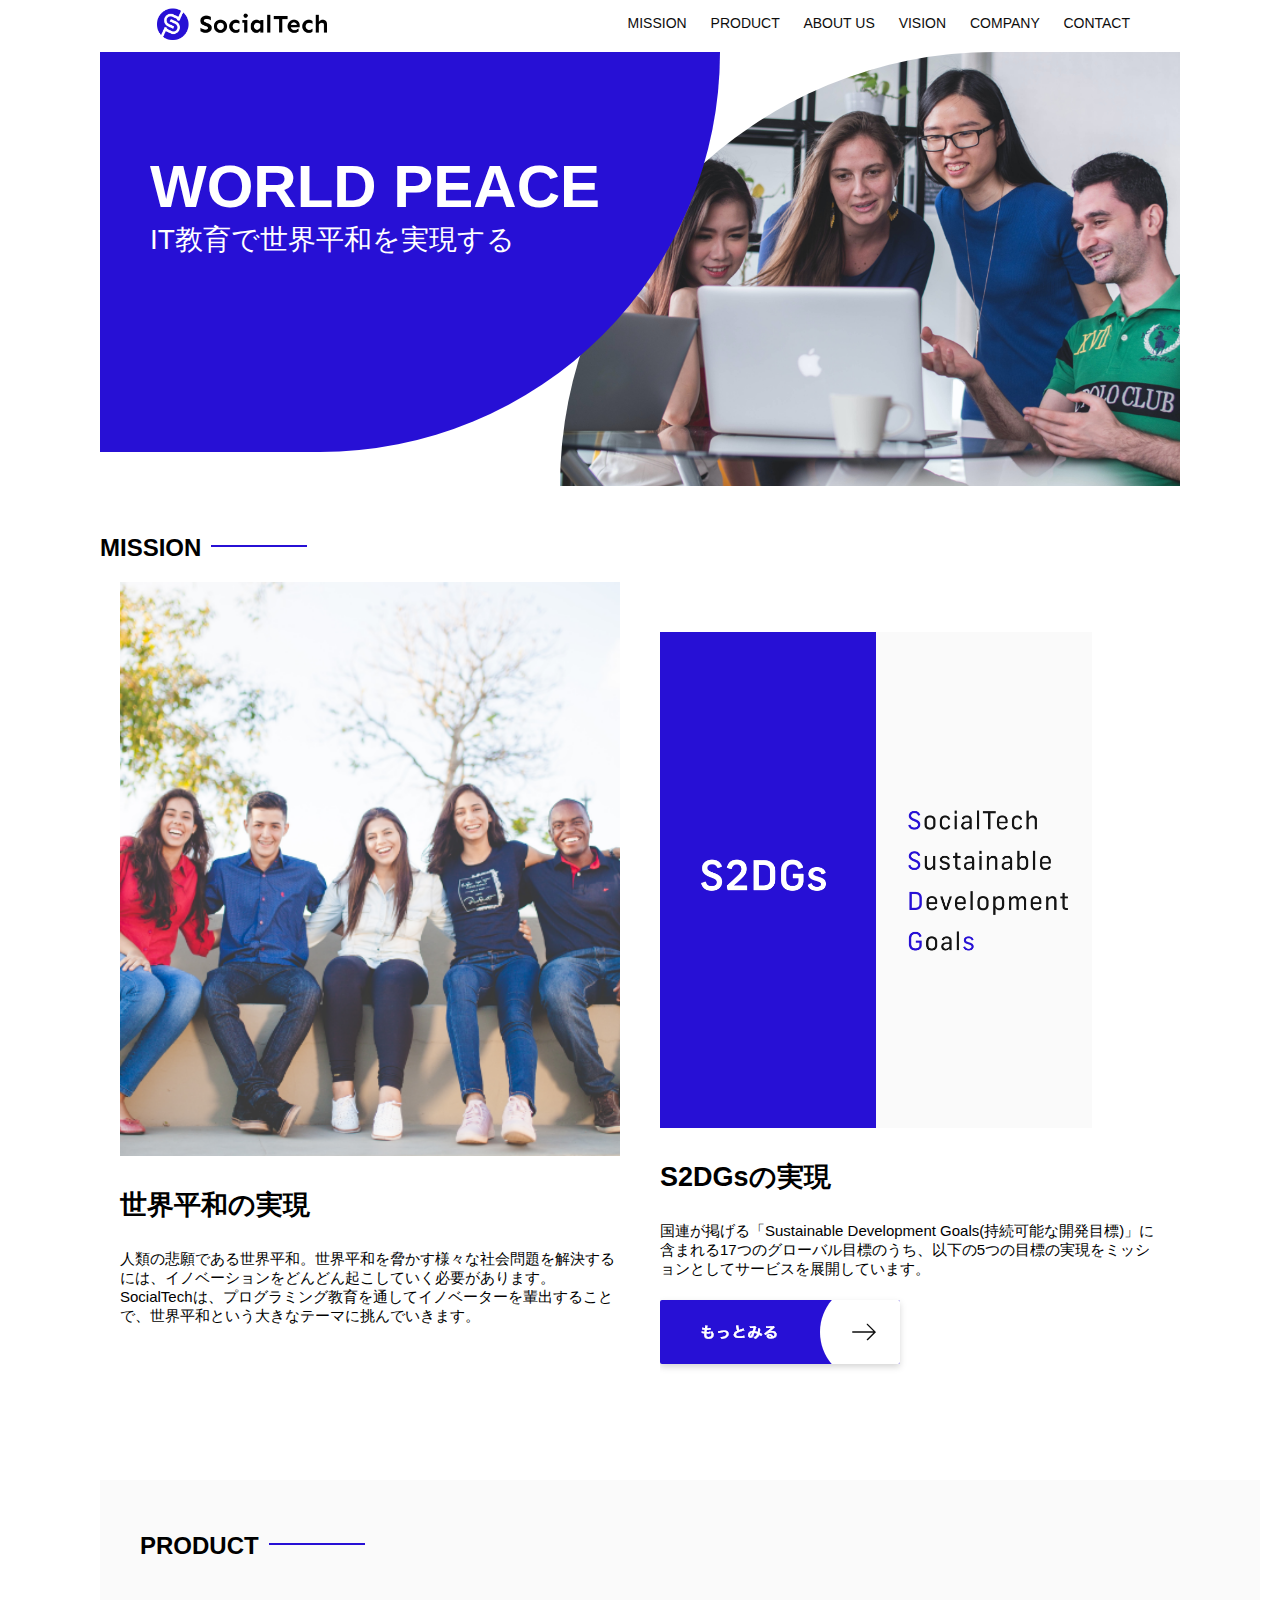
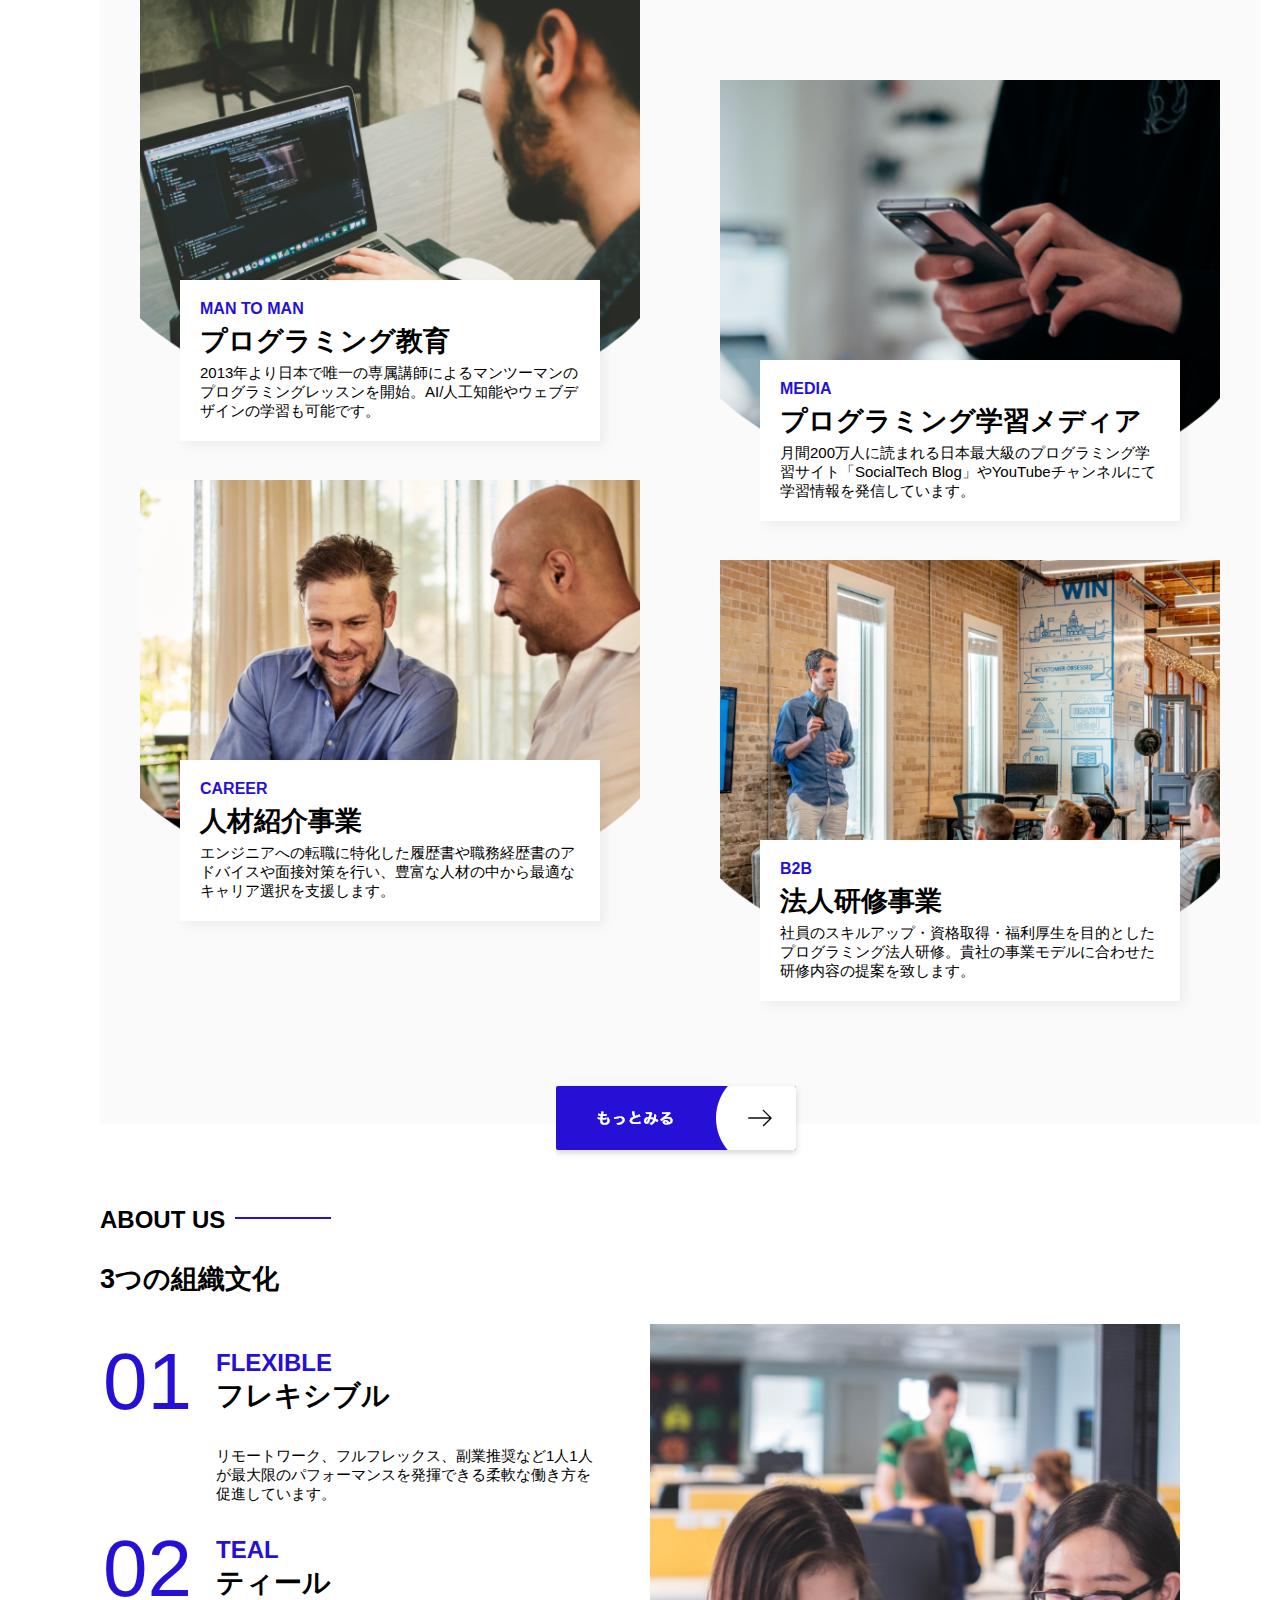
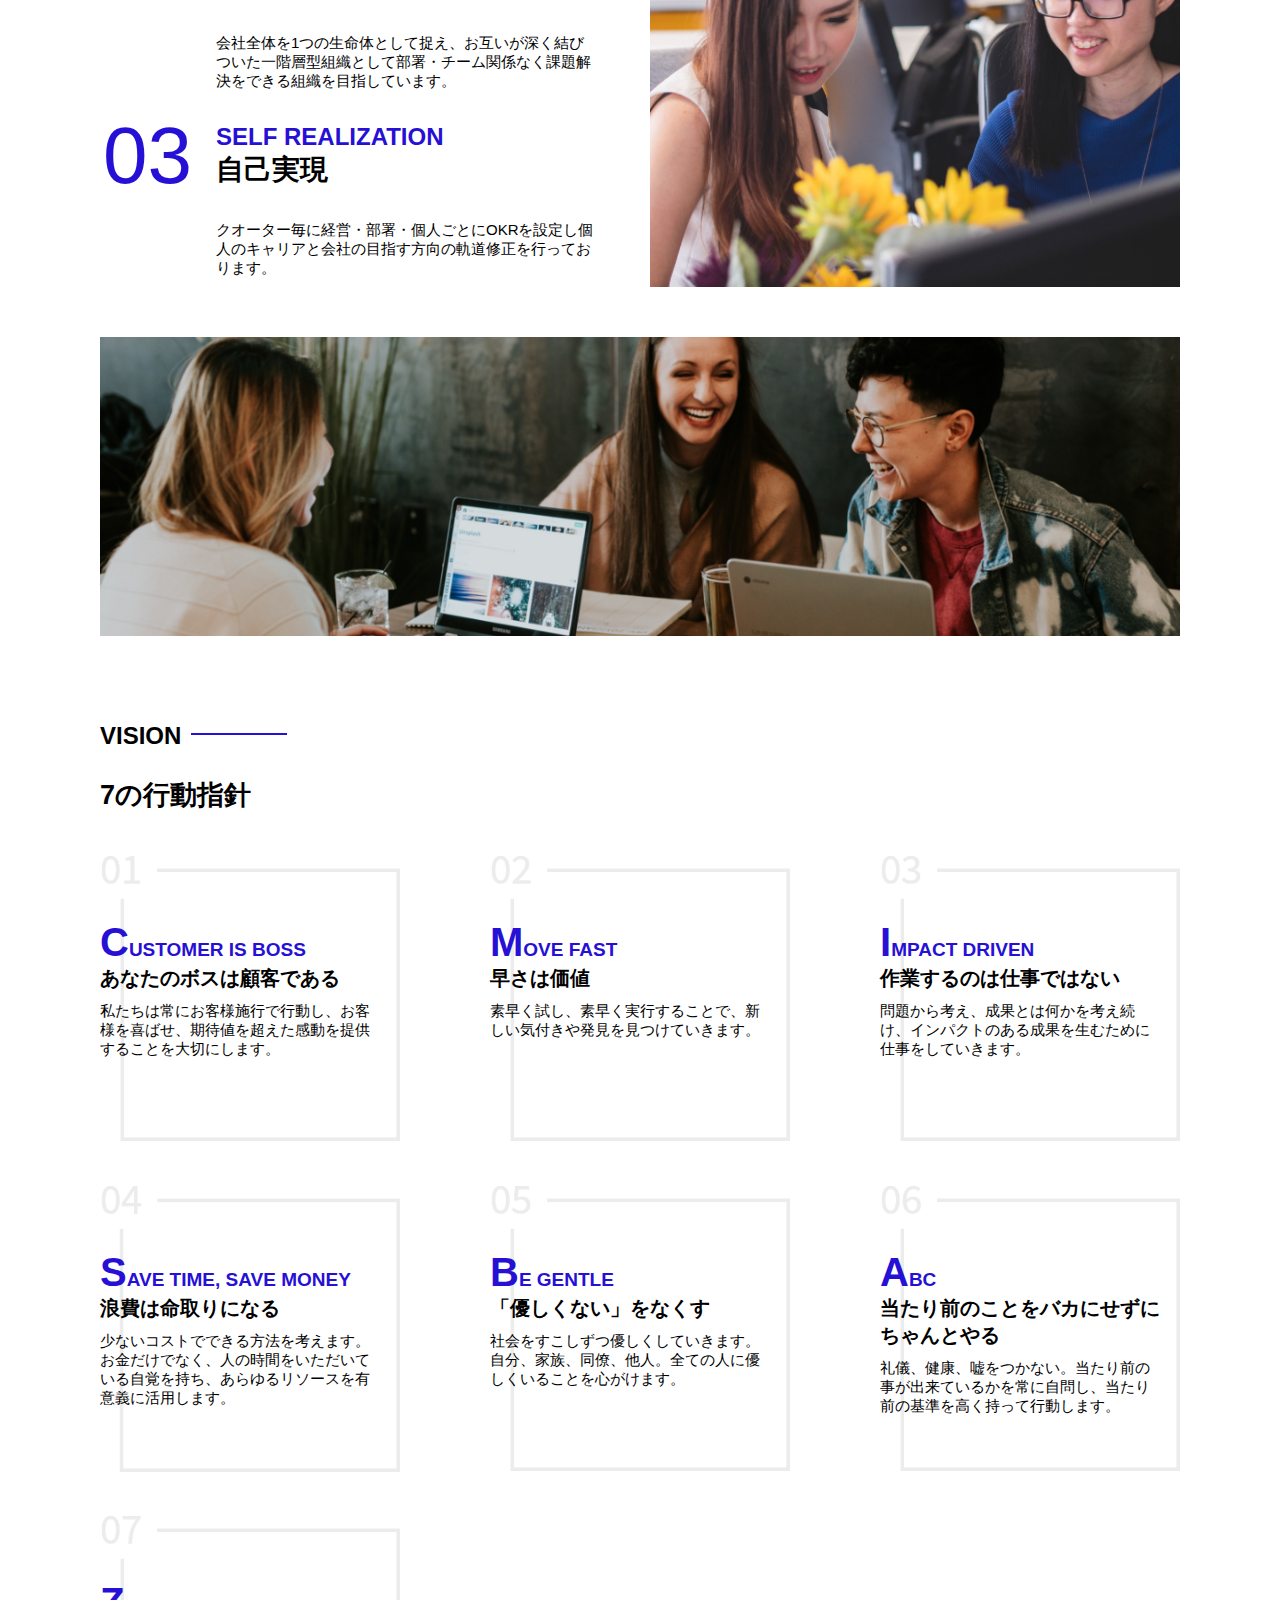
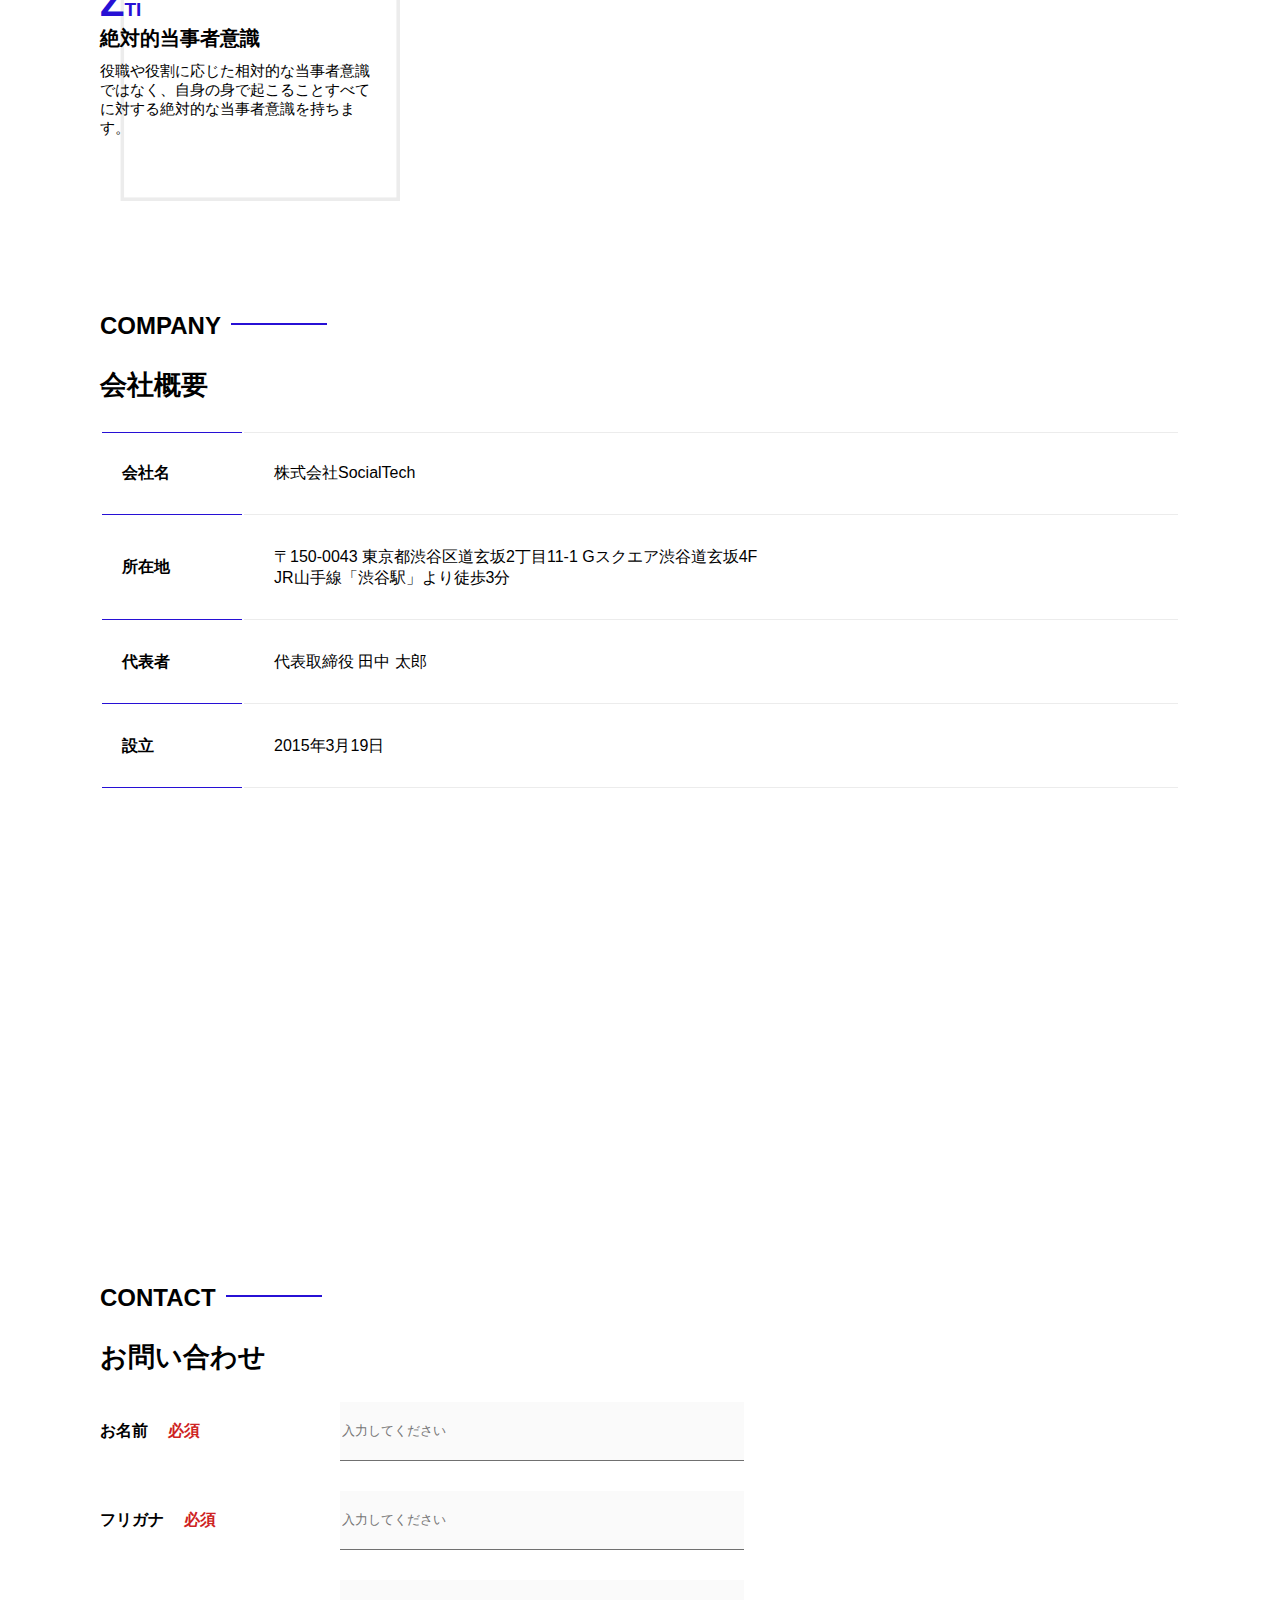
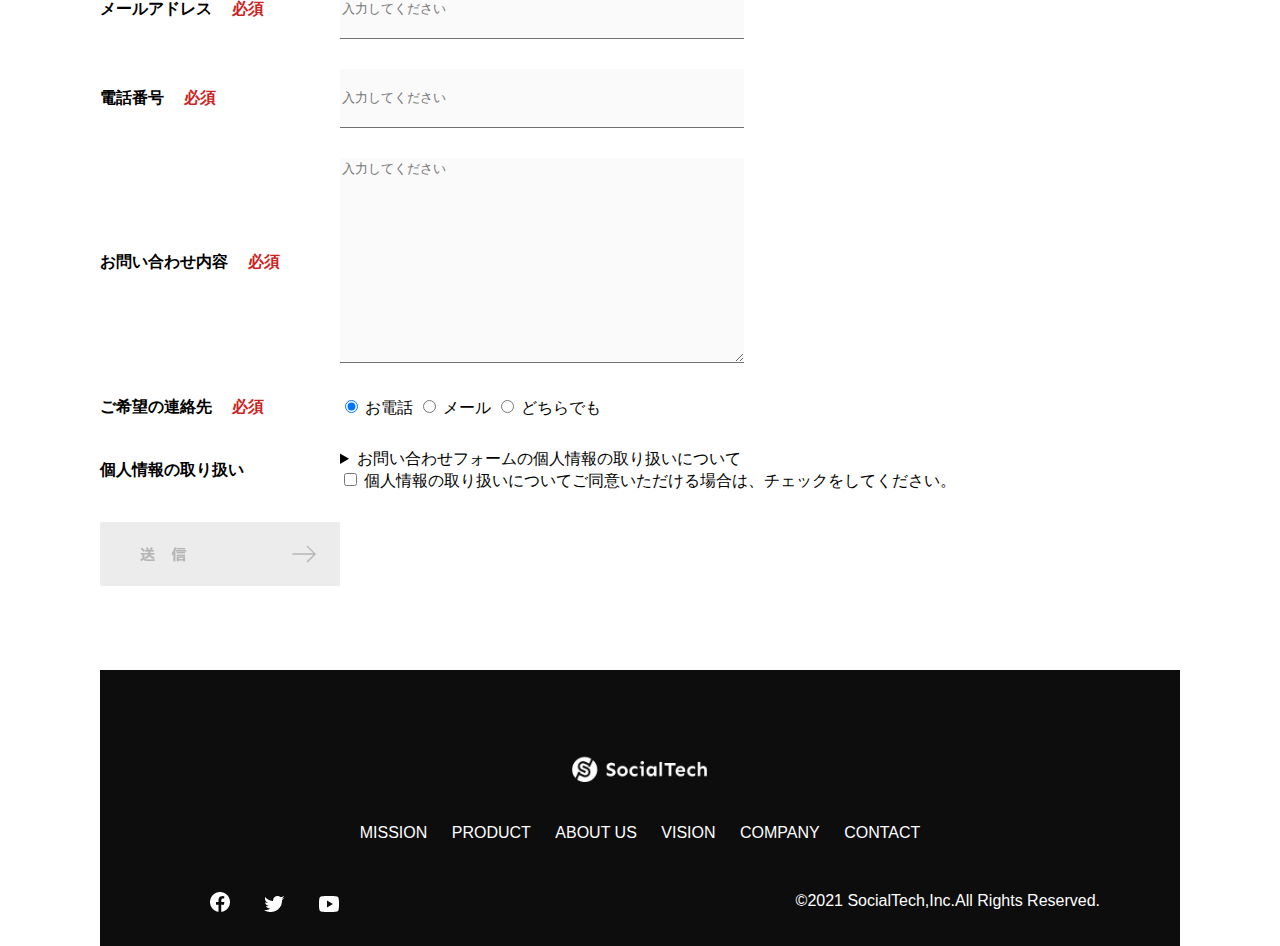
<file: index.html>
<!DOCTYPE html>
<html>
<head>
  <title>SocialTech</title>
  <meta charset="utf-8">
  <meta name="description" content="SocialTechはEdTech業界のリーディングカンパニーを目指します。">
  <meta name="viewport" content="width=device-width, initial-scale=1.0">
  <link rel="stylesheet" href="style.css">
</head>
<body>
  <!-- ヘッダー -->
  <header>
    <a href="index.html" id="logo"><img src="images/logo.png" alt="トップページへ戻る"></a>
    <nav id="nav-pc">
      <a href="mission.html" >MISSION</a>
      <a href="product.html" >PRODUCT</a>
      <a href="index.html#aboutus" >ABOUT US</a>
      <a href="index.html#vision" >VISION</a>
      <a href="index.html#company" >COMPANY</a>
      <a href="index.html#contact" >CONTACT</a>
    </nav>
    <!-- スマートフォン用メニュー -->
    <img id="menu-sp" src="images/button-menu.png" alt="ナビゲーションを開く" onclick="document.getElementById('nav-sp').style.display = 'block'">
    <nav id="nav-sp">
      <img id="close" src="images/button-close.png" alt="ナビゲーションを閉じる" onclick="document.getElementById('nav-sp').style.display = 'none'">
      <a id="logo-sp" href="index.html" onclick="document.getElementById('nav-sp').style.display = 'none'">
        <img src="images/logo-sp.png" alt="トップページに戻る">
      </a>
      <a class="menu" href="mission.html" onclick="document.getElementById('nav-sp').style.display = 'none'">MISSION</a>
      <a class="menu" href="product.html" onclick="document.getElementById('nav-sp').style.display = 'none'">PRODUCT</a>
      <a class="menu" href="index.html#aboutus" onclick="document.getElementById('nav-sp').style.display = 'none'">ABOUT US</a>
      <a class="menu" href="index.html#vision" onclick="document.getElementById('nav-sp').style.display = 'none'">VISION</a>
      <a class="menu" href="index.html#company" onclick="document.getElementById('nav-sp').style.display = 'none'">COMPANY</a>
      <a class="menu" href="index.html#contact" onclick="document.getElementById('nav-sp').style.display = 'none'">CONTACT</a>
      <div id="sns">
        <a href="https://www.facebook.com/sejuku2013"><img src="images/button-facebook.png" alt="Facebookのリンク"></a>
        <a href="https://twitter.com/samuraijuku"><img src="images/button-twitter.png" alt="Twitterのリンク"></a>
        <a href="https://www.youtube.com/channel/UCCFOQO5aDK0xXam4cUQXT8g"><img src="images/button-youtube.png" alt="YouTubeのリンク"></a>
      </div>
    </nav>
  </header>
  <!-- メインコンテンツ -->
  <main>
    <!-- 記事 -->
    <article>
      <section id="main-visual">
        <div id="main-message">
          <h1>WORLD PEACE</h1>
          <p>IT教育で世界平和を実現する</p>
        </div>
          <img src="images/index/index-main.png" alt="PCの周りに集まる多国籍の仲間たち">
      </section>
      <!-- ミッション -->
      <section id="mission">
        <h2 class="index-h2">MISSION</h2>
        <div id="mission-flex">
          <div>
            <img id="mission-photo" src="images/index/index-mission.png" alt="屋外のベンチで写真を撮影する多国籍の仲間たち">
            <h3>世界平和の実現</h3>
            <p>
              人類の悲願である世界平和。世界平和を脅かす様々な社会問題を解決するには、イノベーションをどんどん起こしていく必要があります。SocialTechは、プログラミング教育を通してイノベーターを輩出することで、世界平和という大きなテーマに挑んでいきます。
            </p>
          </div>
          <div>
            <img id="s2dgs" src="images/index/s2dgs.png" alt="S2DGs">
            <h3>S2DGsの実現</h3>
            <p>国連が掲げる「Sustainable Development Goals(持続可能な開発目標)」に含まれる17つのグローバル目標のうち、以下の5つの目標の実現をミッションとしてサービスを展開しています。</p>
            <a href="mission.html">
              <img src="images/button-more.png" alt="もっとみる">
            </a>
          </div>
        </div>
      </section>
      <!-- プロダクト -->
      <section id="product">
        <h2 class="index-h2">PRODUCT</h2>
          <div>
            <div id="product-left">
              <div>
                <img class="product-photo" src="images/index/index-mantoman.png" alt="PCでコードを書く男性">
                <div class="product-explain">
                  <span>MAN TO MAN</span>
                  <h3>プログラミング教育</h3>
                  <p>2013年より日本で唯一の専属講師によるマンツーマンのプログラミングレッスンを開始。AI/人工知能やウェブデザインの学習も可能です。</p>
                </div>
              </div>
              <div>
                <img class="product-photo" src="images/index/index-career.png" alt="笑顔で話し合う2人の男性">
                <div class="product-explain">
                  <span>CAREER</span>
                  <h3>人材紹介事業</h3>
                  <p>エンジニアへの転職に特化した履歴書や職務経歴書のアドバイスや面接対策を行い、豊富な人材の中から最適なキャリア選択を支援します。</p>
                </div>
              </div>
            </div>
            <div id="product-right">
              <div>
                <img class="product-photo" src="images/index/index-media.png" alt="スマートフォンを操作する人たち">
                <div class="product-explain">
                  <span>MEDIA</span>
                  <h3>プログラミング学習メディア</h3>
                  <p>月間200万人に読まれる日本最大級のプログラミング学習サイト「SocialTech Blog」やYouTubeチャンネルにて学習情報を発信しています。</p>
                </div>
              </div>
              <div>
                <img class="product-photo" src="images/index/index-b2b.png" alt="講演中の男性とそれを聞く人々">
                <div class="product-explain">
                  <span>B2B</span>
                  <h3>法人研修事業</h3>
                  <p>社員のスキルアップ・資格取得・福利厚生を目的としたプログラミング法人研修。貴社の事業モデルに合わせた研修内容の提案を致します。</p>
                </div>
              </div>
            </div>
          </div>
        <div>
          <a id="product-more" href="product.html">
            <img src="images/button-more.png" alt="もっとみる">
          </a>
        </div>
      </section>
      <!-- アバウト -->
      <section id="aboutus">
        <h2 class="index-h2">ABOUT US</h2>
        <h3>3つの組織文化</h3>
        <div>
          <table class="culture-table">
            <tr>
              <td>
                <span class="culture-num">01</span>
              </td>
              <td>
                <span class="culture-en">FLEXIBLE</span>
                <span class="culture-jp">フレキシブル</span>
              </td>
            </tr>
            <tr>
              <td>
                <!-- empty -->
              </td>
              <td>
                <p class="culture-description">リモートワーク、フルフレックス、副業推奨など1人1人が最大限のパフォーマンスを発揮できる柔軟な働き方を促進しています。</p>
              </td>
            </tr>
            <tr>
              <td>
                <span class="culture-num">02</span>
              </td>
              <td>
                <span class="culture-en">TEAL</span>
                <span class="culture-jp">ティール</span>
              </td>
            </tr>
            <tr>
              <td>
                <!-- empty -->
              </td>
              <td>
                <p class="culture-description">会社全体を1つの生命体として捉え、お互いが深く結びついた一階層型組織として部署・チーム関係なく課題解決をできる組織を目指しています。</p>
              </td>
            </tr>
            <tr>
              <td>
                <span class="culture-num">03</span>
              </td>
              <td>
                <span class="culture-en">SELF REALIZATION</span>
                <span class="culture-jp">自己実現</span>
              </td>
            </tr>
            <tr>
              <td>
                <!-- empty -->
              </td>
              <td>
                <p class="culture-description">クオーター毎に経営・部署・個人ごとにOKRを設定し個人のキャリアと会社の目指す方向の軌道修正を行っております。</p>
              </td>
            </tr>
          </table>
          <img class="culture-img" src="images/index/index-aboutus1.png" alt="笑顔で話し合う2人の女性">
        </div>
        <img class="culture-img2" src="images/index/index-aboutus2.png" alt="笑顔で話し合う3人の男女">
      </section>
      <!-- ビジョン -->
      <section id="vision">
        <h2>VISION</h2>
        <h3>7の行動指針</h3>
        <div>
          <div class="vision-box">
            <img src="images/index/vision-01.png" alt="01">
            <span>
              <h4>CUSTOMER IS BOSS</h4>
              <h5> あなたのボスは顧客である</h5>
              <p>私たちは常にお客様施行で行動し、お客様を喜ばせ、期待値を超えた感動を提供することを大切にします。</p>
            </span>
          </div>
          <div class="vision-box">
            <img src="images/index/vision-02.png" alt="02">
            <span>
              <h4>MOVE FAST</h4>
              <h5>早さは価値</h5>
              <p>素早く試し、素早く実行することで、新しい気付きや発見を見つけていきます。</p>
            </span>
          </div>
          <div class="vision-box">
            <img src="images/index/vision-03.png" alt="03">
            <span>
              <h4>IMPACT DRIVEN</h4>
              <h5>作業するのは仕事ではない</h5>
              <p>問題から考え、成果とは何かを考え続け、インパクトのある成果を生むために仕事をしていきます。</p>
            </span>
          </div>
          <div class="vision-box">
            <img src="images/index/vision-04.png" alt="04">
            <span>
              <h4>SAVE TIME, SAVE MONEY</h4>
              <h5>浪費は命取りになる</h5>
              <p>少ないコストでできる方法を考えます。お金だけでなく、人の時間をいただいている自覚を持ち、あらゆるリソースを有意義に活用します。</p>
            </span>
          </div>
          <div class="vision-box">
            <img src="images/index/vision-05.png" alt="05">
            <span>
              <h4>BE GENTLE</h4>
              <h5>「優しくない」をなくす</h5>
              <p>社会をすこしずつ優しくしていきます。自分、家族、同僚、他人。全ての人に優しくいることを心がけます。</p>
            </span>
          </div>
          <div class="vision-box">
            <img src="images/index/vision-06.png" alt="06">
            <span>
              <h4>ABC</h4>
              <h5>当たり前のことをバカにせずにちゃんとやる</h5>
              <p>礼儀、健康、嘘をつかない。当たり前の事が出来ているかを常に自問し、当たり前の基準を高く持って行動します。</p>
            </span>
          </div>
          <div class="vision-box">
            <img src="images/index/vision-07.png" alt="07">
            <span>
              <h4>ZTI</h4>
              <h5>絶対的当事者意識</h5>
              <p>役職や役割に応じた相対的な当事者意識ではなく、自身の身で起こることすべてに対する絶対的な当事者意識を持ちます。</p>
            </span>
          </div>
        </div>
      </section>
      <section id="company">
        <h2>COMPANY</h2>
        <h3>会社概要</h3>
        <table id="company-table">
          <tr>
            <th class="tableheader-first">会社名</th>
            <td class="cell-first">株式会社SocialTech</td>
          </tr>
          <tr>
            <th class="tableheader">所在地</th>
            <td class="cell">〒150-0043 東京都渋谷区道玄坂2丁目11-1 Gスクエア渋谷道玄坂4F<br>JR山手線「渋谷駅」より徒歩3分</td>
          </tr>
          <tr>
            <th class="tableheader">代表者</th>
            <td class="cell">代表取締役 田中 太郎</td>
          </tr>
          <tr>
            <th class="tableheader">設立</th>
            <td class="cell">2015年3月19日</td>
          </tr>
        </table>
        <iframe src="https://www.google.com/maps/embed?pb=!1m18!1m12!1m3!1d3241.776131418902!2d139.69400201504754!3d35.65788688019967!2m3!1f0!2f0!3f0!3m2!1i1024!2i768!4f13.1!3m3!1m2!1s0x60188caa0042e8d1%3A0xba130bea826a7aa2!2z44CSMTUwLTAwNDMg5p2x5Lqs6YO95riL6LC35Yy66YGT546E5Z2C77yS5LiB55uu77yR77yR4oiS77yR!5e0!3m2!1sja!2sjp!4v1657887269721!5m2!1sja!2sjp" width="600" height="450" style="border:0;" allowfullscreen="" loading="lazy" referrerpolicy="no-referrer-when-downgrade">
        </iframe>
      </section>
      <section id="contact">
        <h2 class="index-h2">CONTACT</h2>
        <h3>お問い合わせ</h3>
        <form action="https://api.staticforms.xyz/submit" method="post">
          <input type="text" name="honeypot" style="display:none">
          <input type="hidden" name="accessKey" value="394d2acc-0ea8-44af-81a3-155841003da2">
          <input type="hidden" name="subject" value="お問い合わせフォーム" />
          <input type="hidden" name="replyTo" value="mmubus256@gmail.com">
          <input type="hidden" name="redirectTo" value="">
          <div>
            <div class="contact-heading">
              <label class="contact-label">
                お名前<span class="contact-span">必須</span>
              </label>
            </div>
            <div class="contact-form">
              <input type="text" name="name" placeholder="入力してください" class="contact-textbox">
            </div>
          </div>
          <div>
            <div class="contact-heading">
              <label class="contact-label">
                フリガナ<span class="contact-span">必須</span>
              </label>
            </div>
            <div class="contact-form">
              <input type="text" name="hurigana" placeholder="入力してください" class="contact-textbox">
            </div>
          </div>
          <div>
            <div class="contact-heading">
              <label class="contact-label">
                メールアドレス<span class="contact-span">必須</span>
              </label>
            </div>
            <div class="contact-form">
              <input type="text" name="email" placeholder="入力してください" class="contact-textbox">
            </div>
          </div>
          <div>
            <div class="contact-heading">
              <label class="contact-label">
                電話番号<span class="contact-span">必須</span>
              </label>
            </div>
            <div class="contact-form">
              <input type="text" name="tel" placeholder="入力してください" class="contact-textbox">
            </div>
          </div>
          <div>
            <div class="contact-heading">
              <label class="contact-label">
                お問い合わせ内容<span class="contact-span">必須</span>
              </label>
            </div>
            <div>
              <textarea class="contact-textarea" name="message" placeholder="入力してください"></textarea>
            </div>
          </div>
          <div>
            <div class="contact-heading">
              <label class="contact-label">
                ご希望の連絡先<span class="contact-span">必須</span>
              </label>
            </div>
            <div>
              <input class="radiobutton" type="radio" value="tel" name="contact" checked>
              <label>お電話</label>
              <input class="radiobutton" type="radio" value="mail" name="contact">
              <label>メール</label>
              <input class="radiobutton" type="radio" value="both" name="contact">
              <label>どちらでも</label>
            </div>
          </div>
          <div>
            <div class="contact-heading">
              <label class="contact-label">個人情報の取り扱い</label>
            </div>
            <div class="contact-form">
              <details>
                <summary>お問い合わせフォームの個人情報の取り扱いについて</summary>
                <div>
                  <span>１．組織の名称又は氏名</span><br>株式会社SocialTech<br><br><span>２．個人情報保護管理者（若しくはその代理人）の氏名又は職名、所属及び連絡鈴木 一郎 コーポレート部</span><br>メールアドレス :support@socialtech.net<br>TEL :03-xxxx-xxxx<br><span>３．個人情報の利用目的</span><br>・本サービス及び本サービスに関連する情報の提供又はそれらに関する連絡のため<br>・ユーザーの本人確認のため<br>・当社サービスのご案内のため<br>・当社の商品等の広告または宣伝（電子メールによるものを含むものとします。）<br><br><span>４．個人情報の取り扱い業務の委託</span><br>個人情報の取扱業務の全部または一部を外部に業務委託する場合があります。<br>その際、弊社は、個人情報を適切に保護できる管理体制を敷き実行していることを条件として<br>委託先を厳選したうえで、機密保持契約を委託先と締結し、お客様の個人情報を厳密に管理させます。<br><br><span>５．個人情報の開示等の請求</span><br>お客様は、弊社に対してご自身の個人情報の開示等（利用目的の通知、開示、内容の訂正・追加・削除、利用の停止または消去、第三者への提供の停止）に関して、当社問合わせ窓口に申し出ることができます。<br>その際、弊社はお客様ご本人を確認させていただいたうえで、合理的な期間内に対応いたします。<br><br>なお、個人情報に関する弊社問合わせ先は、次の通りです。<br><br>株式会社SocialTech 個人情報問合せ窓口<br>〒150-0043 東京都渋谷区道玄坂2丁目11-1 Ｇスクエア渋谷道玄坂 4F<br>メールアドレス :support@socialtech.net TEL :03-xxxx-xxxx<br><br><span>６．個人情報を提供されることの任意性について</span><br><br>お客様がご自身の個人情報を弊社に提供されるか否かは、お客様のご判断によりますが、もしご提供されない場合には、適切なサービスが提供できない場合がありますので予めご了承ください。
                </div>
              </details>
              <input type="checkbox" name="agree">
              <span>個人情報の取り扱いについてご同意いただける場合は、チェックをしてください。</span>
            </div>
          </div>
          <input type="image" value="Submit" src="images/button-submit.png" alt="送信する">
        </form>
      </section>
    </article>
    <footer>
      <div id="footer-logo">
        <img src="images/logo-sp.png" alt="SocialTech">
      </div>
      <div id="footer-link">
        <a href="mission.html">MISSION</a>
        <a href="product.html">PRODUCT</a>
        <a href="index.html#aboutus">ABOUT US</a>
        <a href="index.html#vision">VISION</a>
        <a href="index.html#company">COMPANY</a>
        <a href="index.html#contact">CONTACT</a>
      </div>
      <div id="sns-footer">
        <a href="https://www.facebook.com/sejuku2013"><img src="images/button-facebook.png" alt="Facebookのリンク"></a>
        <a href="https://twitter.com/samuraijuku"><img src="images/button-twitter.png" alt="Twitterのリンク"></a>
        <a href="https://www.youtube.com/channel/UCCFOQO5aDK0xXam4cUQXT8g"><img src="images/button-youtube.png" alt="YouTubeのリンク"></a>
        <span id="copyright">&copy;2021 SocialTech,Inc.All Rights Reserved.</span>
      </div>
    </footer>
  </main>
</body>
</html>
</file>
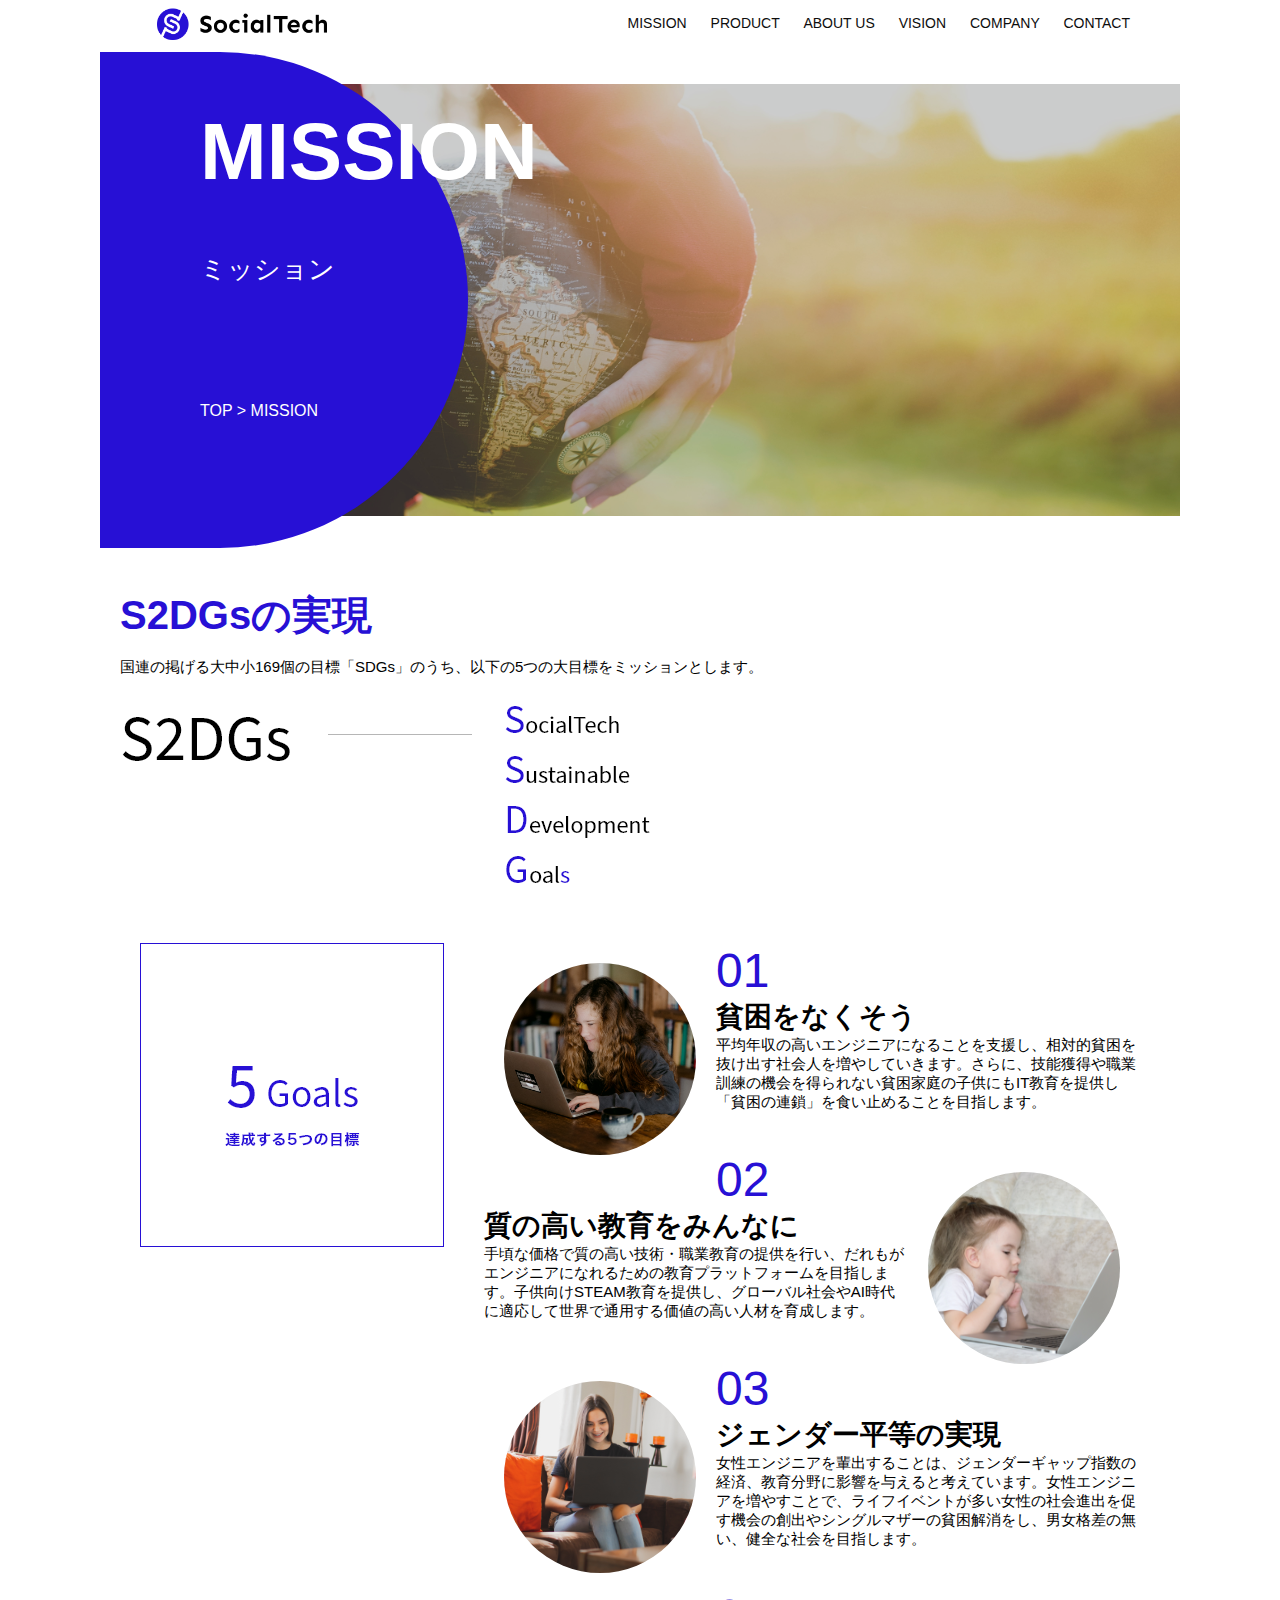
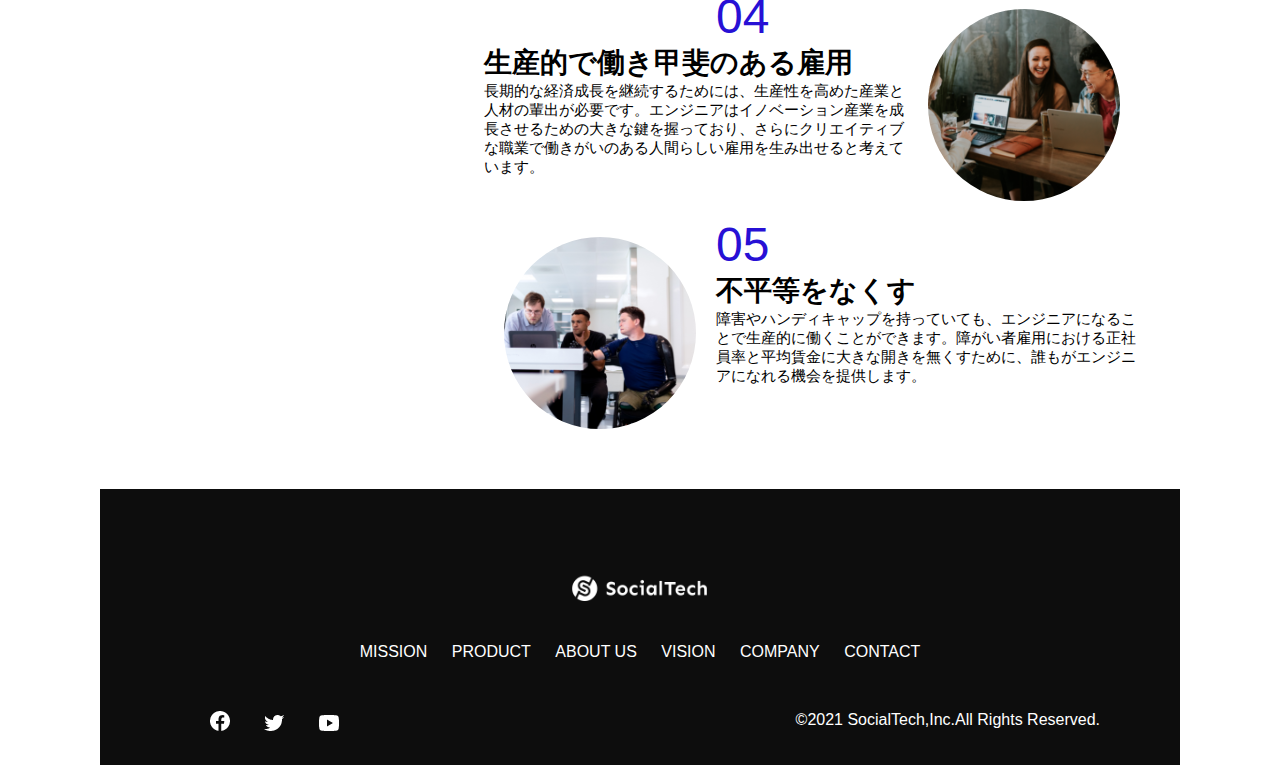
<file: mission.html>
<!DOCTYPE html>
<html>
<head>
  <title>SocialTech - MISSION ミッション -</title>
  <meta charset="utf-8">
  <meta name="description" content="SocialTechが目指す5つの目標（S2DGs）を紹介します">
  <meta name="viewport" content="width=device-width, initial-scale=1.0">
  <link rel="stylesheet" href="style.css">
</head>
<body>
  <header>
    <a href="index.html" id="logo"><img src="images/logo.png" alt="トップページへ戻る"></a>
    <nav id="nav-pc">
      <a href="mission.html" >MISSION</a>
      <a href="product.html" >PRODUCT</a>
      <a href="index.html#aboutus" >ABOUT US</a>
      <a href="index.html#vision" >VISION</a>
      <a href="index.html#company" >COMPANY</a>
      <a href="index.html#contact" >CONTACT</a>
    </nav>
    <!-- スマートフォン用メニュー -->
    <img id="menu-sp" src="images/button-menu.png" alt="ナビゲーションを開く" onclick="document.getElementById('nav-sp').style.display = 'block'">
    <nav id="nav-sp">
      <img id="close" src="images/button-close.png" alt="ナビゲーションを閉じる" onclick="document.getElementById('nav-sp').style.display = 'none'">
      <a id="logo-sp" href="index.html" onclick="document.getElementById('nav-sp').style.display = 'none'">
        <img src="images/logo-sp.png" alt="トップページに戻る">
      </a>
      <a class="menu" href="mission.html" onclick="document.getElementById('nav-sp').style.display = 'none'">MISSION</a>
      <a class="menu" href="product.html" onclick="document.getElementById('nav-sp').style.display = 'none'">PRODUCT</a>
      <a class="menu" href="index.html#aboutus" onclick="document.getElementById('nav-sp').style.display = 'none'">ABOUT US</a>
      <a class="menu" href="index.html#vision" onclick="document.getElementById('nav-sp').style.display = 'none'">VISION</a>
      <a class="menu" href="index.html#company" onclick="document.getElementById('nav-sp').style.display = 'none'">COMPANY</a>
      <a class="menu" href="index.html#contact" onclick="document.getElementById('nav-sp').style.display = 'none'">CONTACT</a>
      <div id="sns">
        <a href="https://www.facebook.com/sejuku2013"><img src="images/button-facebook.png" alt="Facebookのリンク"></a>
        <a href="https://twitter.com/samuraijuku"><img src="images/button-twitter.png" alt="Twitterのリンク"></a>
        <a href="https://www.youtube.com/channel/UCCFOQO5aDK0xXam4cUQXT8g"><img src="images/button-youtube.png" alt="YouTubeのリンク"></a>
      </div>
    </nav>
  </header>
  <main>
    <article>
      <section id="mission-main">
        <div id="mission-title">
          <h1>MISSION</h1>
          <span>ミッション</span>
          <div>TOP > MISSION</div>
        </div>
      </section>
      <section id="mission-s2dgs">
        <h2 class="mission-h2">S2DGsの実現</h2>
        <p>国連の掲げる大中小169個の目標「SDGs」のうち、以下の5つの大目標をミッションとします。</p>
        <img src="images/mission/mission-s2dgs.png" alt="S2DGs">
      </section>
      <section id="mission-5goals">
        <div>
          <img id="s2dgs-image" src="images/mission/mission-5goals.png" alt="5goals">
        </div>
        <div>
          <div>
            <img class="fivegoals-image-left" src="images/mission/mission-5goals01.png" alt="PCを操作する女の子">
            <span class="fivegoals-number">01</span>
            <h3 class="fivegoals-h3">貧困をなくそう</h3>
            <p class="fivegoals-p">平均年収の高いエンジニアになることを支援し、相対的貧困を抜け出す社会人を増やしていきます。さらに、技能獲得や職業訓練の機会を得られない貧困家庭の子供にもIT教育を提供し「貧困の連鎖」を食い止めることを目指します。</p>
          </div>
          <div>
            <img class="fivegoals-image-right" src="images/mission/mission-5goals02.png" alt="PCを見つめる小さい女の子">
            <span class="fivegoals-number">02</span>
            <h3 class="fivegoals-h3">質の高い教育をみんなに</h3>
            <p class="fivegoals-p">手頃な価格で質の高い技術・職業教育の提供を行い、だれもがエンジニアになれるための教育プラットフォームを目指します。子供向けSTEAM教育を提供し、グローバル社会やAI時代に適応して世界で通用する価値の高い人材を育成します。</p>
          </div>
          <div>
            <img class="fivegoals-image-left" src="images/mission/mission-5goals03.png" alt="PCを操作する女性">
            <span class="fivegoals-number">03</span>
            <h3 class="fivegoals-h3">ジェンダー平等の実現</h3>
            <p class="fivegoals-p">女性エンジニアを輩出することは、ジェンダーギャップ指数の経済、教育分野に影響を与えると考えています。女性エンジニアを増やすことで、ライフイベントが多い女性の社会進出を促す機会の創出やシングルマザーの貧困解消をし、男女格差の無い、健全な社会を目指します。</p>
          </div>
          <div>
            <img class="fivegoals-image-right" src="images/mission/mission-5goals04.png" alt="笑顔で話し合う3人の男女">
            <span class="fivegoals-number">04</span>
            <h3 class="fivegoals-h3">生産的で働き甲斐のある雇用</h3>
            <p class="fivegoals-p">長期的な経済成長を継続するためには、生産性を高めた産業と人材の輩出が必要です。エンジニアはイノベーション産業を成長させるための大きな鍵を握っており、さらにクリエイティブな職業で働きがいのある人間らしい雇用を生み出せると考えています。</p>
          </div>
          <div>
            <img class="fivegoals-image-left" src="images/mission/mission-5goals05.png" alt="障害を持つ男性が生き生きと働く様子">
            <span class="fivegoals-number">05</span>
            <h3 class="fivegoals-h3">不平等をなくす</h3>
            <p class="fivegoals-p">障害やハンディキャップを持っていても、エンジニアになることで生産的に働くことができます。障がい者雇用における正社員率と平均賃金に大きな開きを無くすために、誰もがエンジニアになれる機会を提供します。</p>
          </div>
        </div>
      </section>
    </article>
    <footer>
        <div id="footer-logo">
          <img src="images/logo-sp.png" alt="SocialTech">
        </div>
        <div id="footer-link">
          <a href="mission.html">MISSION</a>
          <a href="product.html">PRODUCT</a>
          <a href="index.html#aboutus">ABOUT US</a>
          <a href="index.html#vision">VISION</a>
          <a href="index.html#company">COMPANY</a>
          <a href="index.html#contact">CONTACT</a>
        </div>
        <div id="sns-footer">
          <a href="https://www.facebook.com/sejuku2013"><img src="images/button-facebook.png" alt="Facebookのリンク"></a>
          <a href="https://twitter.com/samuraijuku"><img src="images/button-twitter.png" alt="Twitterのリンク"></a>
          <a href="https://www.youtube.com/channel/UCCFOQO5aDK0xXam4cUQXT8g"><img src="images/button-youtube.png" alt="YouTubeのリンク"></a>
          <span id="copyright">&copy;2021 SocialTech,Inc.All Rights Reserved.</span>
        </div>
      </footer>
    </main>
  </body>
</html>
</file>
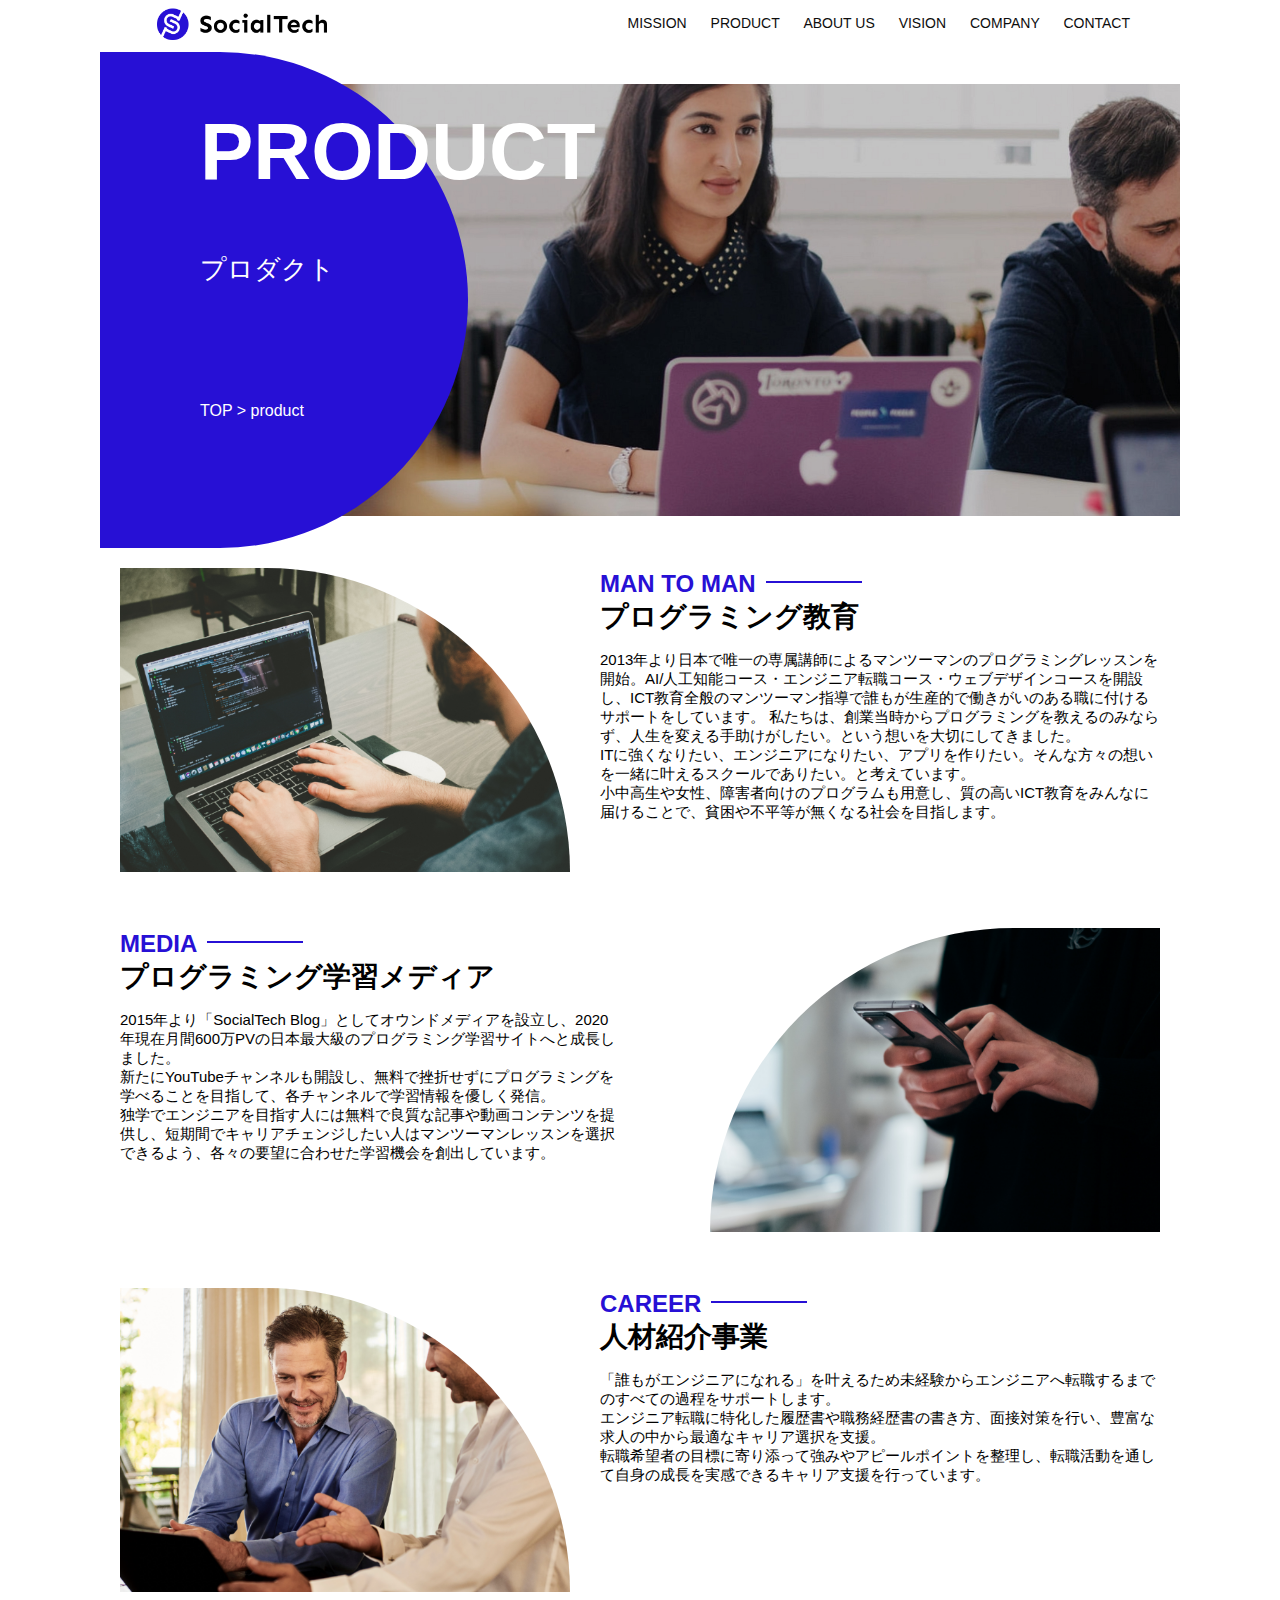
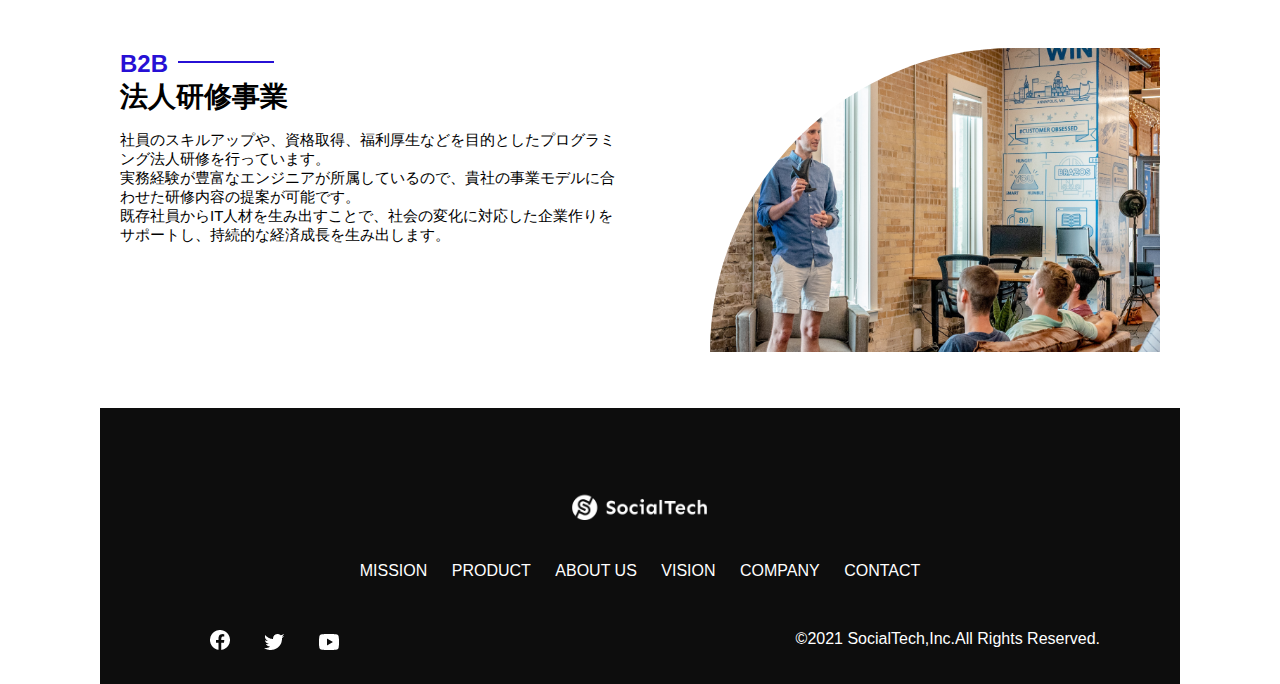
<file: product.html>
<!DOCTYPE html>
<html>
<head>
  <title>SocialTech - PRODUCT プロダクト -</title>
  <meta charset="utf-8">
  <meta name="description" content="SocialTechの4つのプロダクトを紹介します">
  <meta name="viewport" content="width=device-width, initial-scale=1.0">
  <link rel="stylesheet" href="style.css">
</head>
<body>
  <header>
    <a href="index.html" id="logo"><img src="images/logo.png" alt="トップページへ戻る"></a>
    <nav id="nav-pc">
      <a href="mission.html" >MISSION</a>
      <a href="product.html" >PRODUCT</a>
      <a href="index.html#aboutus" >ABOUT US</a>
      <a href="index.html#vision" >VISION</a>
      <a href="index.html#company" >COMPANY</a>
      <a href="index.html#contact" >CONTACT</a>
    </nav>
    <!-- スマートフォン用メニュー -->
    <img id="menu-sp" src="images/button-menu.png" alt="ナビゲーションを開く" onclick="document.getElementById('nav-sp').style.display = 'block'">
    <nav id="nav-sp">
      <img id="close" src="images/button-close.png" alt="ナビゲーションを閉じる" onclick="document.getElementById('nav-sp').style.display = 'none'">
      <a id="logo-sp" href="index.html" onclick="document.getElementById('nav-sp').style.display = 'none'">
        <img src="images/logo-sp.png" alt="トップページに戻る">
      </a>
      <a class="menu" href="mission.html" onclick="document.getElementById('nav-sp').style.display = 'none'">MISSION</a>
      <a class="menu" href="product.html" onclick="document.getElementById('nav-sp').style.display = 'none'">PRODUCT</a>
      <a class="menu" href="index.html#aboutus" onclick="document.getElementById('nav-sp').style.display = 'none'">ABOUT US</a>
      <a class="menu" href="index.html#vision" onclick="document.getElementById('nav-sp').style.display = 'none'">VISION</a>
      <a class="menu" href="index.html#company" onclick="document.getElementById('nav-sp').style.display = 'none'">COMPANY</a>
      <a class="menu" href="index.html#contact" onclick="document.getElementById('nav-sp').style.display = 'none'">CONTACT</a>
      <div id="sns">
        <a href="https://www.facebook.com/sejuku2013"><img src="images/button-facebook.png" alt="Facebookのリンク"></a>
        <a href="https://twitter.com/samuraijuku"><img src="images/button-twitter.png" alt="Twitterのリンク"></a>
        <a href="https://www.youtube.com/channel/UCCFOQO5aDK0xXam4cUQXT8g"><img src="images/button-youtube.png" alt="YouTubeのリンク"></a>
      </div>
    </nav>
  </header>
  <main>
    <article>
      <section id="product-main">
        <div id="product-title">
          <h1>PRODUCT</h1>
          <span>プロダクト</span>
          <div>TOP > product</div>
        </div>
      </section>
      <section class="product-section1">
        <img src="images/product/product-mantoman.png" alt="PCでコードを描く男性">
        <div>
          <h2 class="product-h2">MAN TO MAN</h2>
          <h3 class="product-h3">プログラミング教育</h3>
          <p>2013年より日本で唯一の専属講師によるマンツーマンのプログラミングレッスンを開始。AI/人工知能コース・エンジニア転職コース・ウェブデザインコースを開設し、ICT教育全般のマンツーマン指導で誰もが生産的で働きがいのある職に付けるサポートをしています。
            私たちは、創業当時からプログラミングを教えるのみならず、人生を変える手助けがしたい。という想いを大切にしてきました。<br>ITに強くなりたい、エンジニアになりたい、アプリを作りたい。そんな方々の想いを一緒に叶えるスクールでありたい。と考えています。<br>小中高生や女性、障害者向けのプログラムも用意し、質の高いICT教育をみんなに届けることで、貧困や不平等が無くなる社会を目指します。
          </p>
        </div>
      </section>
      <section class="product-section2">
        <div>
          <h2 class="product-h2">MEDIA</h2>
          <h3 class="product-h3">プログラミング学習メディア</h3>
          <p>2015年より「SocialTech Blog」としてオウンドメディアを設立し、2020年現在月間600万PVの日本最大級のプログラミング学習サイトへと成長しました。<br>新たにYouTubeチャンネルも開設し、無料で挫折せずにプログラミングを学べることを目指して、各チャンネルで学習情報を優しく発信。<br>独学でエンジニアを目指す人には無料で良質な記事や動画コンテンツを提供し、短期間でキャリアチェンジしたい人はマンツーマンレッスンを選択できるよう、各々の要望に合わせた学習機会を創出しています。</p>
        </div>
        <img src="images/product/product-media.png" alt="スマートフォンを操作する人">
      </section>
      <section class="product-section1">
        <img src="images/product/product-career.png" alt="笑顔で話し合う2人の男性">
        <div>
          <h2 class="product-h2">CAREER</h2>
          <h3 class="product-h3">人材紹介事業</h3>
          <p>「誰もがエンジニアになれる」を叶えるため未経験からエンジニアへ転職するまでのすべての過程をサポートします。<br>エンジニア転職に特化した履歴書や職務経歴書の書き方、面接対策を行い、豊富な求人の中から最適なキャリア選択を支援。<br>転職希望者の目標に寄り添って強みやアピールポイントを整理し、転職活動を通して自身の成長を実感できるキャリア支援を行っています。<br></p>
        </div>
      </section>
      <section class="product-section2">
        <div>
          <h2 class="product-h2">B2B</h2>
          <h3 class="product-h3">法人研修事業</h3>
          <p>社員のスキルアップや、資格取得、福利厚生などを目的としたプログラミング法人研修を行っています。<br>実務経験が豊富なエンジニアが所属しているので、貴社の事業モデルに合わせた研修内容の提案が可能です。<br>既存社員からIT人材を生み出すことで、社会の変化に対応した企業作りをサポートし、持続的な経済成長を生み出します。</p>
        </div>
        <img src="images/product/product-b2b.png" alt="演説中の男性とそれを聞く人々">
      </section>
    </article>
    <footer>
        <div id="footer-logo">
          <img src="images/logo-sp.png" alt="SocialTech">
        </div>
        <div id="footer-link">
          <a href="mission.html">MISSION</a>
          <a href="product.html">PRODUCT</a>
          <a href="index.html#aboutus">ABOUT US</a>
          <a href="index.html#vision">VISION</a>
          <a href="index.html#company">COMPANY</a>
          <a href="index.html#contact">CONTACT</a>
        </div>
        <div id="sns-footer">
          <a href="https://www.facebook.com/sejuku2013"><img src="images/button-facebook.png" alt="Facebookのリンク"></a>
          <a href="https://twitter.com/samuraijuku"><img src="images/button-twitter.png" alt="Twitterのリンク"></a>
          <a href="https://www.youtube.com/channel/UCCFOQO5aDK0xXam4cUQXT8g"><img src="images/button-youtube.png" alt="YouTubeのリンク"></a>
          <span id="copyright">&copy;2021 SocialTech,Inc.All Rights Reserved.</span>
        </div>
      </footer>
    </main>
  </body>
</html>
</file>
<file: style.css>
/* PC・スマホ共通スタイル */
body {
  font-family: "Source Sans Pro", "Hiragino Gothic ProN", Meiryo, Arial, sans-serif;
}

p {
  font-size: 15px;
}

/*PC用設定*/
@media screen and (min-width: 768px) {
  /* 基本設定 */
  body {
    max-width: 1080px;
    min-width: 960px;
    margin: 0 auto 0 auto;
  }

  header {
    display: flex;
    justify-content: space-between;
    max-width: 980px;
    margin: 0 auto 0 auto;
  }

  h2 {
    margin: 40px 0 0 0;
  }

  h2::after {
    content: url(images/line.png);
    margin-left: 10px;
  }

  h3 {
    font-size: 27px;
  }

  #nav-pc {
    text-align: right;
    font-size: 14px;
    padding-top: 15px;
  }

  #nav-pc > a {
    text-decoration: none;
    margin-left: 20px;
  }

  #nav-pc > a:link {
    color: #0d0d0d;
  }

  #nav-pc > a:visited {
    color: #0d0d0d;
  }

  #nav-pc > a:hover {
    color: #0d0d0d;
    text-decoration: underline;
  }

  #nav-pc > a:active {
    color: #0d0d0d;
  }

  #main-visual {
    position: relative;
    height: 400px;
  }

  #nav-sp,#menu-sp {
    display: none;
  }

/* メインビジュアル */
  #main-message {
    position: absolute;
    top: 0;
    left: 0;
    background-color: #2710d5;
    color: #fff;
    border-radius:0 0 476px 0;
    max-width: 620px;
    width: 100%;
    height: 100%;
    z-index: 11;
  }

  #main-message > h1 {
    font-size: 60px;
    font-weight: bold;
    margin: 100px 0 0 50px;
  }

  #main-message > p {
    font-size: 28px;
    margin: 0 0 0 50px;
  }

  #main-visual >img {
    max-width: 620px;
    border-radius: 476px 0 0 0;
    position: absolute;
    top: 0;
    right: 0;
    z-index: 10;
  }

  /* ミッション */
  #mission {
    margin: 80px auto;
    width: 100%;
  }

  #mission-flex {
    width: 100%;
    display: flex;
  }

  #mission-flex > div {
    margin: 20px;
    width: 50%;
  }

  #mission-photo {
    width: 100%;
  }

  #s2dgs {
    margin-top: 50px;
  }

  /* プロダクト */
  #product {
    background-color: #fafafa;
    width: 100%;
    margin: 80px 0 80px 0;
    padding: 10px 40px 0 40px;
  }

  #product > div {
    margin-top:40px ;
    display: flex;
  }

  #product-left {
    width: 50%;
    margin-right:20px;
  }

  #product-right {
    width: 50%;
    margin-left:20px;
    margin-top: 80px;
  }

  #product-left > div {
    position: relative;
    height: 480px;
    margin-right: 20px;
  }

  #product-right > div {
    position: relative;
    height: 480px;
    margin-left: 20px;
  }

  .product-photo {
    width: 100%;
  }

  .product-explain {
    background-color: #ffffff;
    position: absolute;
    left: 0;
    top: 280px;
    margin: 0 40px 0 40px;
    padding: 20px;
    box-shadow: 5px 5px 10px rgba(0, 0, 0, 0.05);
  }

  .product-explain > span {
    color: #2710d5;
    font-weight: bold;
    font-size: 16px;
    margin: 0;
  }

  .product-explain > h3 {
    margin: 5px 0 5px 0;
  }

  .product-explain > p {
    margin: 0;
  }

  #product-more {
    margin: 0 auto -42px auto;
  }

  /* アバウト */
  #aboutus {
    margin: 80px auto 80px auto;
  }

  #aboutus > div {
    display: flex;
  }

  .culture-table {
    max-width: 500px;
    margin-right: 50px;
  }

  .culture-num {
    font-size: 80px;
    color: #2710d5;
    margin-right: 20px;
  }

  .culture-en {
    color: #2710d5;
    font-weight: bold;
    font-size: 24px;
    display: block;
  }

  .culture-jp {
    font-size: 28px;
    font-weight: bold;
  }

  .culture-description {
    margin: 0;
  }


  .culture-img {
    width: 100%;
    align-self: flex-start;
  }

  .culture-img2 {
    margin-top: 50px;
    width: 100%;
  }
  /* ビジョン */
  #vision {
    margin: 80px auto 80px auto;
  }

  #vision > div {
    width: 100%;
    display: flex;
    justify-content: space-between;
    flex-wrap: wrap;
  }

  .vision-box {
    width: 300px;
    height: 300px;
    margin-bottom: 30px;
    position: relative;
  }

  .vision-box > img {
    width: 100%;
    height: auto;
    position: absolute;
    top: 0;
    left: 0;
    z-index: 30;
  }

  .vision-box > span {
    position: absolute;
    top: 0;
    left: 0;
    z-index: 31;
    margin-right: 20px;
  }

  .vision-box > span > h4 {
    color: #2710d5;
    font-size: 19px;
    margin: 80px 0 0 0;
  }

  .vision-box > span > h4::first-letter {
    font-size: 40px;
  }

  .vision-box > span > h5 {
    font-size: 20px;
    margin: 0 0 0 0;
  }

  .vision-box > span > p {
    margin: 10px 0 0 0;
  }

  /* 会社概要 */
  #company {
    margin: 80px auto 80px auto;
  }

  #company-table {
    width: 100%;
  }

  .tableheader-first {
    text-align: left;
    padding: 20px;
    border-top-color:#2710d5;
    border-top-width: 1px;
    border-top-style:solid;
    border-bottom-color:#2710d5;
    border-bottom-width: 1px;
    border-bottom-style: solid;
    width: 100px;
    }

  .tableheader {
  text-align: left;
  padding: 20px;
  border-bottom-color:#2710d5;
  border-bottom-width: 1px;
  border-bottom-style: solid;
  width: 100px;
  }

  .cell-first {
    padding: 30px;
    border-top-color:#ececec;
    border-top-width: 1px;
    border-top-style:solid;
    border-bottom-color:#ececec;
    border-bottom-width: 1px;
    border-bottom-style: solid;
    }

  .cell {
  padding: 30px;
  border-bottom-color:#ececec;
  border-bottom-width: 1px;
  border-bottom-style: solid;
  }

  #company > iframe {
    width: 100%;
    height: 368px;
    margin-top: 40px;
  }

  /* コンタクト */

  #contact {
    margin: 80px auto 80px auto;
  }

  #contact > form > div {
    display: flex;
    flex-direction: row;
    flex-wrap: wrap;
    padding-bottom: 30px;
  }

  .contact-heading {
    width: 240px;
    align-self: center;
  }

  .contact-label {
    font-weight: bold;
  }

  .contact-span {
    color: #ce2222;
    margin: 0 0 0 20px;
    font-weight: bold;
  }

  .contact-textbox {
    border-top: 0;
    border-left: 0;
    border-right: 0;
    border-bottom-color: #707070;
    border-bottom-style: solid;
    border-bottom-width: 1px;
    background-color: #fafafa;
    width: 400px;
    height: 56px;
  }

  .contact-textarea {
    border-top: 0;
    border-left: 0;
    border-right: 0;
    border-bottom-color: #707070;
    border-bottom-style: solid;
    border-bottom-width: 1px;
    background-color: #fafafa;
    width: 400px;
    height: 200px;
  }

  details {
    width: 700px;
  }

  details > div {
    background-color: #fafafa;
    padding: 20px;
  }

  details > div > span {
    font-weight: bold;
  }

  /* フッター */
  footer {
    background-color: #0d0d0d;
    text-align: center;
    padding: 80px 80px 30px 80px;
  }

  #footer-logo {
    margin-bottom: 30px;
  }

  #footer-link {
    margin-bottom: 50px;
  }

  #footer-link > a {
    text-decoration: none;
    margin: 10px;
  }

  #footer-link > a:link {
    color: #ffffff;
  }

  #footer-link > a:visited {
    color: #ffffff;
  }

  #footer-link > a:hover {
    color: #ffffff;
    text-decoration: underline;
  }

  #footer-link > a:active {
    color: #ffffff;
  }

  #sns-footer {
    text-align: left;
    width: 100%;
  }

  #sns-footer > a {
    margin-left: 30px;
  }

  #copyright {
    color: #ffffff;
    float: right;
  }

  #mission-main {
    height: 496px;
    width: 100%;
    background-image: url(images/mission/mission-main.png);
    background-repeat: no-repeat;
    background-position-y: center;
  }

  #mission-title {
    background-color: #2710d5;
    width: 368px;
    color: #ffffff;
    height: 496px;
    border-radius: 0 248px 248px 0;
    position: relative;
  }

  #mission-title > h1 {
    position: absolute;
    top: 0;
    left: 100px;
    font-size: 80px;
  }

  #mission-title > span {
    position: absolute;
    top: 200px;
    left: 100px;
    font-size: 26px;
  }

  #mission-title > div {
    position: absolute;
    top: 350px;
    left: 100px;
    font-size: 16px;
  }

  #mission-s2dgs {
    width: 100%;
    margin: 20px;
  }

  .mission-h2 {
    color: #2710d5;
    font-size: 40px;
  }

  .mission-h2::after {
    content: none;
  }

  #mission-5goals {
    margin: 20px;
    display: flex;
  }

  #mission-5goals > img {
    width: 100%;
  }

  #mission-5goals > div {
    flex-grow: 1;
    padding: 20px;
  }

  #mission-5goals > div > div {
    margin-bottom: 40px;
  }

  .fivegoals-image-right {
    float: right;
    margin: 20px;
  }

  .fivegoals-image-left {
    float: left;
    margin: 20px;
  }

  .fivegoals-number {
    color: #2710d5;
    font-size: 48px;
    margin: 0;
  }

  .fivegoals-h3 {
    font-size: 28px;
    margin: 0;
  }

  .fivegoals-p {
    margin: 0;
  }

  #product-main {
    height: 496px;
    width: 100%;
    background-image: url(images/product/product-main.png);
    background-repeat: no-repeat;
    background-position-y: center;
  }

  #product-title {
    background-color: #2710d5;
    width: 368px;
    color: #ffffff;
    height: 496px;
    border-radius: 0 248px 248px 0;
    position: relative;
  }

  #product-title > h1 {
    position: absolute;
    top: 0;
    left: 100px;
    font-size: 80px;
  }

  #product-title > span {
    position: absolute;
    top: 200px;
    left: 100px;
    font-size: 26px;
  }

  #product-title > div {
    position: absolute;
    top: 350px;
    left: 100px;
    font-size: 16px;
  }

  .product-section1 {
    position: relative;
    margin: 20px;
    height: 340px;
  }

  .product-section1 > img {
    position: absolute;
    top: 0;
    left: 0;
    width: 450px;
    margin: 0 40px 30px 0;
    border-radius: 0 432px 0 0;
  }

  .product-section1 > div {
    position: absolute;
    top: 0;
    left: 480px;
  }

  .product-section2 {
    position: relative;
    margin: 20px;
    height: 340px;
  }

  .product-section2 > img {
    position: absolute;
    top: 0;
    right: 0;
    width: 450px;
    margin: 0 0 30px 40px;
    border-radius: 432px 0 0 0;
  }

  .product-section2 > div {
    width: 500px;
    position: absolute;
    top: 0;
    left: 0;
  }

  .product-h2 {
    color: #2710d5;
    font-size: 24px;
    margin: 0;
  }

  .product-h3 {
    font-size: 28px;
    margin: 0;
  }



}




/* スマートフォン用設定 */
@media screen and (max-width:767px) {
  
  body {
    min-width: 375px;
    margin: 0;
  }

  #nav-pc {
    display: none;
  }

  #menu-sp {
    float: right;
    padding: 0;
  }

  #nav-sp {
    background-color: #2710d5;
    position: absolute;
    top: 0;
    left: 0;
    width: 100%;
    height: 100%;
    display: none;
    z-index: 100;
  }

  #nav-sp > a {
    display: block;
  }

  #nav-sp > a:link {
    color: #ffffff;
  }

  #nav-sp > a:visited {
    color: #ffffff;
  }

  #nav-sp > a:hover {
    color: #ffffff;
    text-decoration: underline;
  }

  #nav-sp > a:active {
    color: #ffffff;
  }

  #nav-sp > .menu {
    text-decoration: none;
    display: block;
    margin: 0 20px 0 20px;
    height: 44px;
    font-size: 16px;
    background-image: url("images/arrow.png");
    background-repeat: no-repeat;
    background-position: right top;
  }

  #close {
    position: absolute;
    top: 20px;
    right: 20px;
  }

  #logo-sp {
    margin: 80px 0 30px 20px;
  }

  #sns {
    position: absolute;
    bottom: 20px;
    left: 20px;
  }

  #sns > a {
    margin-right: 30px;
  }

  #main-visual {
    position: relative;
    height: 470px;
    width: 100%;
    overflow: hidden;
  }

  #main-visual > div {
    position: absolute;
    top: 0;
    left: 0;
    background-color: #2710d5;
    color: white;
    border-radius: 0 0 476px 0;
    text-align: center;
    height: 280px;
    width: 100%;
    z-index: 11;
  }

  #main-visual > div > h1 {
    font-size: 28px;
    margin: 90px 0 0 0;
  }

  #main-visual > div > p {
    margin: 0;
  }

  #main-visual > img {
    width: 100%;
    border-radius: 476px 0 0 0;
    z-index: 10;
    position: absolute;
    bottom: 0;
    right: 0;
  }

  h2::after {
    content: url(images/line.png);
    margin-left: 10px;
  }

  h3 {
    font-size: 24px;
    margin: 10px 0 0 0;
  }

  #mission {
    margin: 20px;
  }

  #mission-photo {
    width: 100%;
  }

  #s2dgs {
    width: 100%;
  }

  #product {
    background-color: #fafafa;
    padding-top: 10px;
  }

  #product > h2 {
    margin-left: 20px;
  }

  #product-left,#product-right {
    margin-right: 20px;
    margin-left: 20px;
  }

  #product-left > div,#product-right > div {
    position: relative;
    height: 540px;
  }

  .product-explain {
    background-color: #ffffff;
    position: absolute;
    left: 0;
    bottom: 50px;
    padding: 20px;
    box-shadow: 5px 5px 10px rgba(0, 0, 0, 0.05);
  }

  .product-explain > span {
    color: #2710d5;
    font-weight: bold;
    font-size: 16px;
    margin: 0;
  }

  .product-explain > h3 {
    margin: 10px 0 10px 0;
  }

  .product-photo {
    width: 100%;
  }

  #product-more > img {
    margin: 0 0 -42px 20px;
  }

  #aboutus {
    margin: 80px 20px 80px 20px;
  }

  #aboutus > div {
    display: flex;
    flex-direction: column;
  }

  .culture-table {
    width: 100%;
    padding-right: 20px;
    order: 2;
  }

  .culture-img {
    width: 100%;
    order: 1;
  }

  .culture-img2 {
    width: 100%;
  }

  .culture-num {
    font-size: 80px;
    color: #2710d5;
  }

  .culture-en {
    color: #2710d5;
    font-weight: bold;
    font-size: 24px;
    display: block;
  }

  .culture-jp {
    display: block;
  }

  .culture-description {
    margin: 0;
  }

  #vision {
    margin: 80px 20px 80px 20px;
  }

  .vision-box {
    width: 300px;
    height: 300px;
    margin-bottom: 30px;
    position: relative;
  }

  .vision-box > img {
    width: 100%;
    height: auto;
    position: absolute;
    top: 0;
    left: 0;
    z-index: 30;
  }

  .vision-box > span {
    position: absolute;
    top: 0;
    left: 0;
    z-index: 31;
    margin-right: 20px;
  }

  .vision-box > span > h4 {
    color: #2710d5;
    font-size: 24px;
    margin-top: 60px;
  }

  .vision-box > span > h5 {
    font-size: 20px;
    margin: 0;
  }

  .vision-box > span > p {
    margin-top: 10px;
  }

  #company {
    margin: 0 20px 0 20px;
  }

  #company > h3 {
    margin-bottom: 20px;
  }

  #company > table {
    width: 100%;
  }

  .tableheader-first {
    text-align: left;
    padding: 20px;
    border-bottom-color: #2710d5;
    border-bottom-width: 1px;
    border-bottom-style: solid;
    border-top-color: #2710d5;
    border-top-width: 1px;
    border-top-style: solid;
    width: 50px;
  }

  .tableheader {
    text-align: left;
    padding: 20px;
    border-bottom-color: #2710d5;
    border-bottom-width: 1px;
    border-bottom-style: solid;
    width: 50px;
  }

  .cell-first {
    padding: 20px;
    border-bottom-color: #ececec;
    border-bottom-width: 1px;
    border-bottom-style: solid;
    border-top-color: #ececec;
    border-top-width: 1px;
    border-top-style: solid;
  }

  .cell {
    padding: 20px;
    border-bottom-color: #ececec;
    border-bottom-width: 1px;
    border-bottom-style: solid;
  }

  #company > iframe {
    width: 100%;
    height: 240px;
    margin: 40px 0 0 0;
  }
  
  #contact {
    margin: 80px 20px 80px 20px;
  }

  #contact > h3 {
    margin-bottom: 20px;
  }

  #contact > form > div {
    margin-bottom: 20px;
  }

  .contact-heading {
    margin-bottom: 20px;
  }

  .contact-label {
    font-weight: bold;
  }

  .contact-span {
    color: #ce2222;
    margin: 0 0 0s 20px;
    font-weight: bold;
  }

  .contact-textbox {
    height: 56px;
    border-top: 0;
    border-left: 0;
    border-right: 0;
    background-color: #fafafa;
    border-bottom-color: #707070;
    border-bottom-width: 1px;
    border-bottom-style: solid;
    min-width: 300px;
    width: 100%;
  }

  .contact-textarea {
    height: 150px;
    border-top: 0;
    border-left: 0;
    border-right: 0;
    background-color: #fafafa;
    width: 100%;
  }

  .radiobutton {
    margin: 20px;
  }

  .radiobutton + label::after {
    content: "\A";
    white-space: pre;
  }

  footer {
    background-color: #0d0d0d;
    padding: 30px 20px 50px 20px;
  }

  #footer-logo {
    margin-bottom: 30px;
  }

  #footer-link {
    margin-bottom: 50px;
  }

  #footer-link > a {
    text-decoration: none;
    margin: 0 20px 30px 0;
    display: block;
    background-image: url(images/arrow.png);
    background-repeat: no-repeat;
    background-position: right top;
  }

  #footer-link > a:link {
    color: #ffffff;
  }

  #footer-link > a:visited {
    color: #ffffff;
  }

  #footer-link > a:hover {
    color: #ffffff;
    text-decoration: underline;
  }

  #footer-link > a:active {
    color: #ffffff;
  }

  #sns-footer{
    display: block;
    width: 100%;
  }

  #sns-footer > a {
    margin-right: 30px;
  }

  #copyright {
    font-size: 12px;
    display: block;
    margin-top: 30px;
    color: #ffffff;
  }

  #mission-main {
    height: 256px;
    width: 100%;
    background-image: url(images/mission/mission-main.png);
    background-repeat: no-repeat;
    background-position-y: center;
    background-size: auto 208px;
  }

  #mission-title {
    background-color: #2710d5;
    width: 136px;
    color: #ffffff;
    height: 256px;
    border-radius: 0 248px 248px 0;
    position: relative;
  }

  #mission-title > h1 {
    position: absolute;
    top: 0;
    left: 20px;
    font-size: 40px;
  }

  #mission-title > span {
    position: absolute;
    top: 110px;
    left: 20px;
    font-size: 18px;
  }

  #mission-title > div {
    position: absolute;
    top: 180px;
    left: 20px;
    font-size: 13px;
  }

  #mission-s2dgs {
    margin: 20px;
  }

  .mission-h2 {
    color: #2710d5;
    font-size: 38px;
  }

  .mission-h2::after {
    content: none;
  }

  #mission-s2dgs >img {
    width: 100%;
  }

  #mission-5goals {
    margin: 20px;
  }

  #mission-5goals > div > div {
    margin-bottom: 40px;
  }

  #mission-image {
    width: 100%;
  }

  .fivegoals-image-right {
    margin: 20px auto 20px auto;
    display: block;
  }

  .fivegoals-image-left {
    margin: 20px auto 20px auto;
    display: block;
  }

  .fivegoals-number {
    color: #2710d5;
    font-size: 48px;
    margin: 0;
  }

  .fivegoals-h3 {
    font-size: 28px;
    margin: 0;
  }

  .fivegoals-p {
    margin: 0;
  }

  #product-main {
    height: 256px;
    width: 100%;
    background-image: url(images/product/product-main.png);
    background-repeat: no-repeat;
    background-position-y: center;
    background-size: auto 208px;
  }

  #product-title {
    background-color: #2710d5;
    width: 136px;
    color: #ffffff;
    height: 256px;
    border-radius: 0 248px 248px 0;
    position: relative;
  }

  #product-title > h1 {
    position: absolute;
    top: 0;
    left: 20px;
    font-size: 40px;
  }

  #product-title > span {
    position: absolute;
    top: 110px;
    left: 20px;
    font-size: 18px;
  }

  #product-title > div {
    position: absolute;
    top: 180px;
    left: 20px;
    font-size: 13px;
  }

  .product-section1 {
    margin: 20px;
  }

  .product-section1 > img {
    width: 100%;
    border-radius: 0 300px 0 0;
  }

  .product-section2 {
    margin: 20px;
    display: flex;
    flex-direction: column;
  }

  .product-section2 > img {
    order: 1;
    width: 100%;
    border-radius: 300px 0 0 0;
  }

  .product-section2 > div {
    order: 2;
  }

  .product-h2 {
    color: #2710d5;
    font-size: 24px;
    margin: 0;
  }

  .product-h3 {
    font-size: 28px;
    margin: 0;
  }


}
</file>
